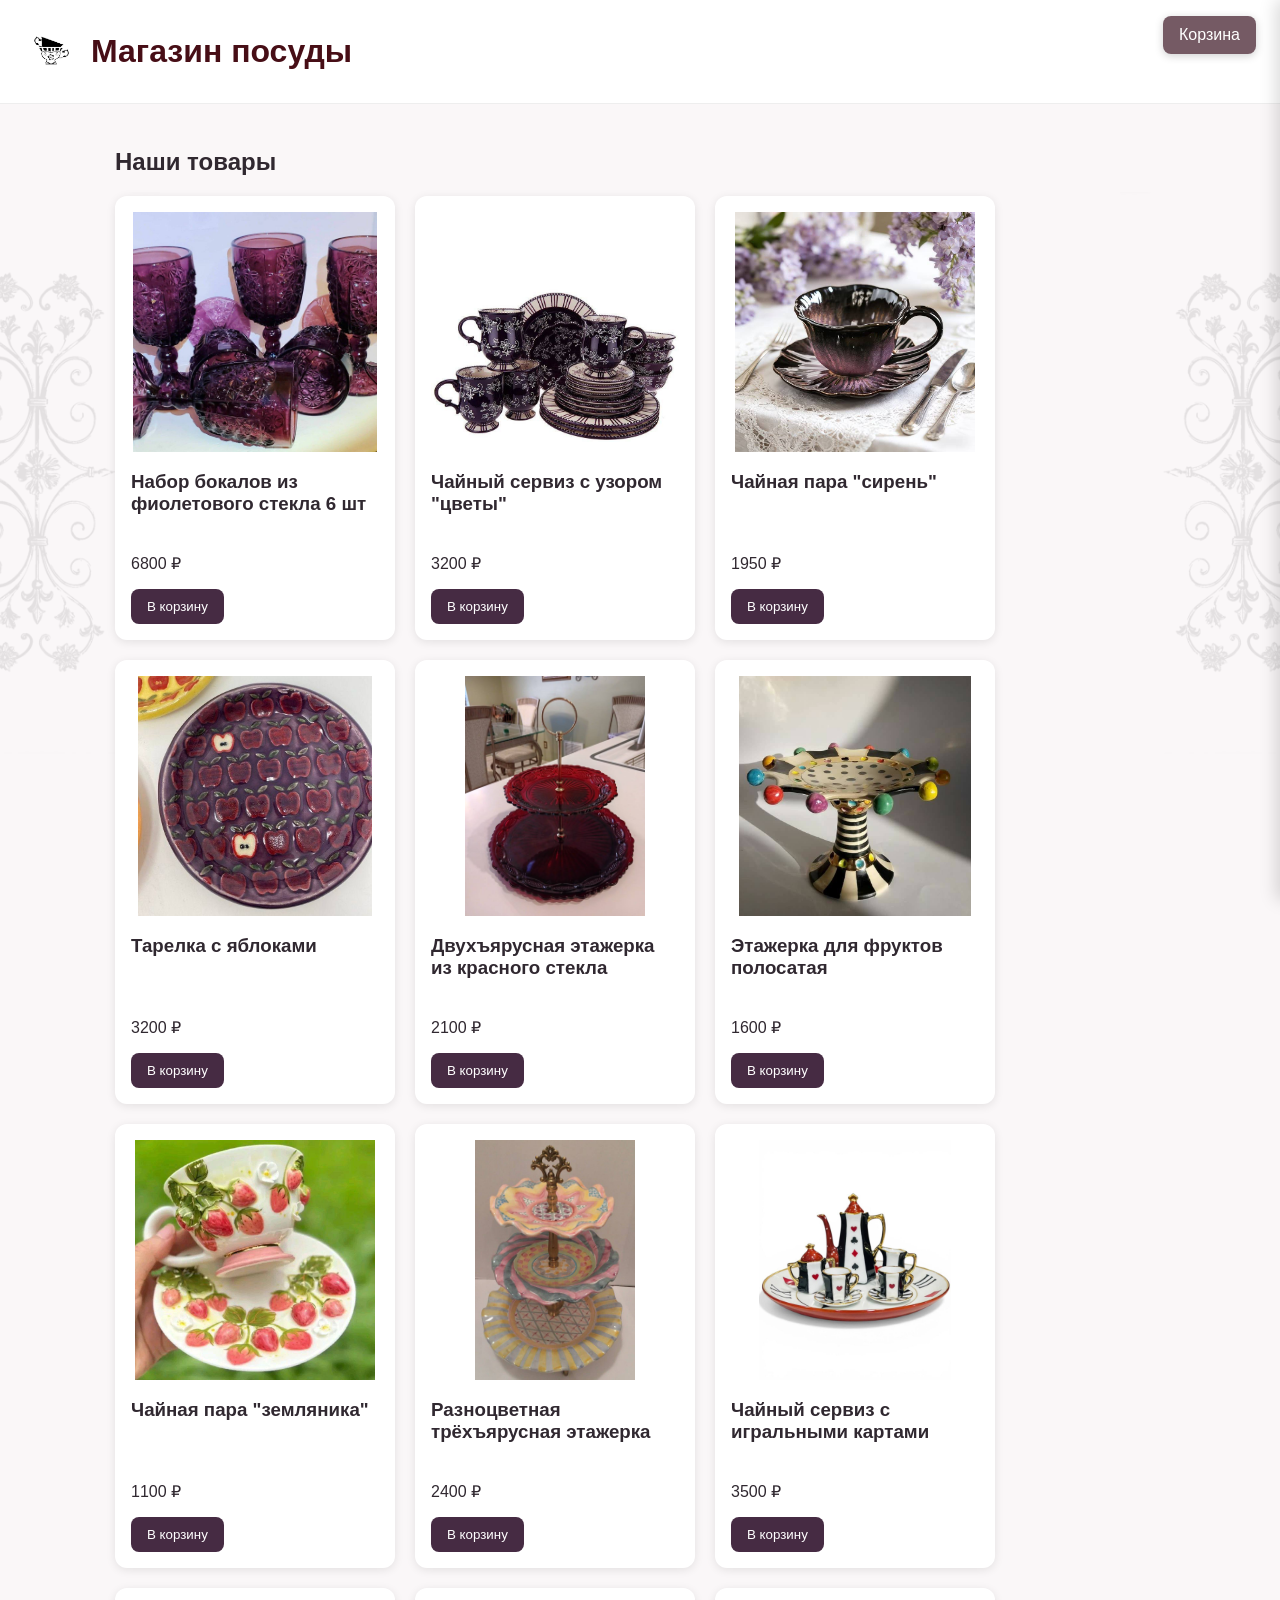
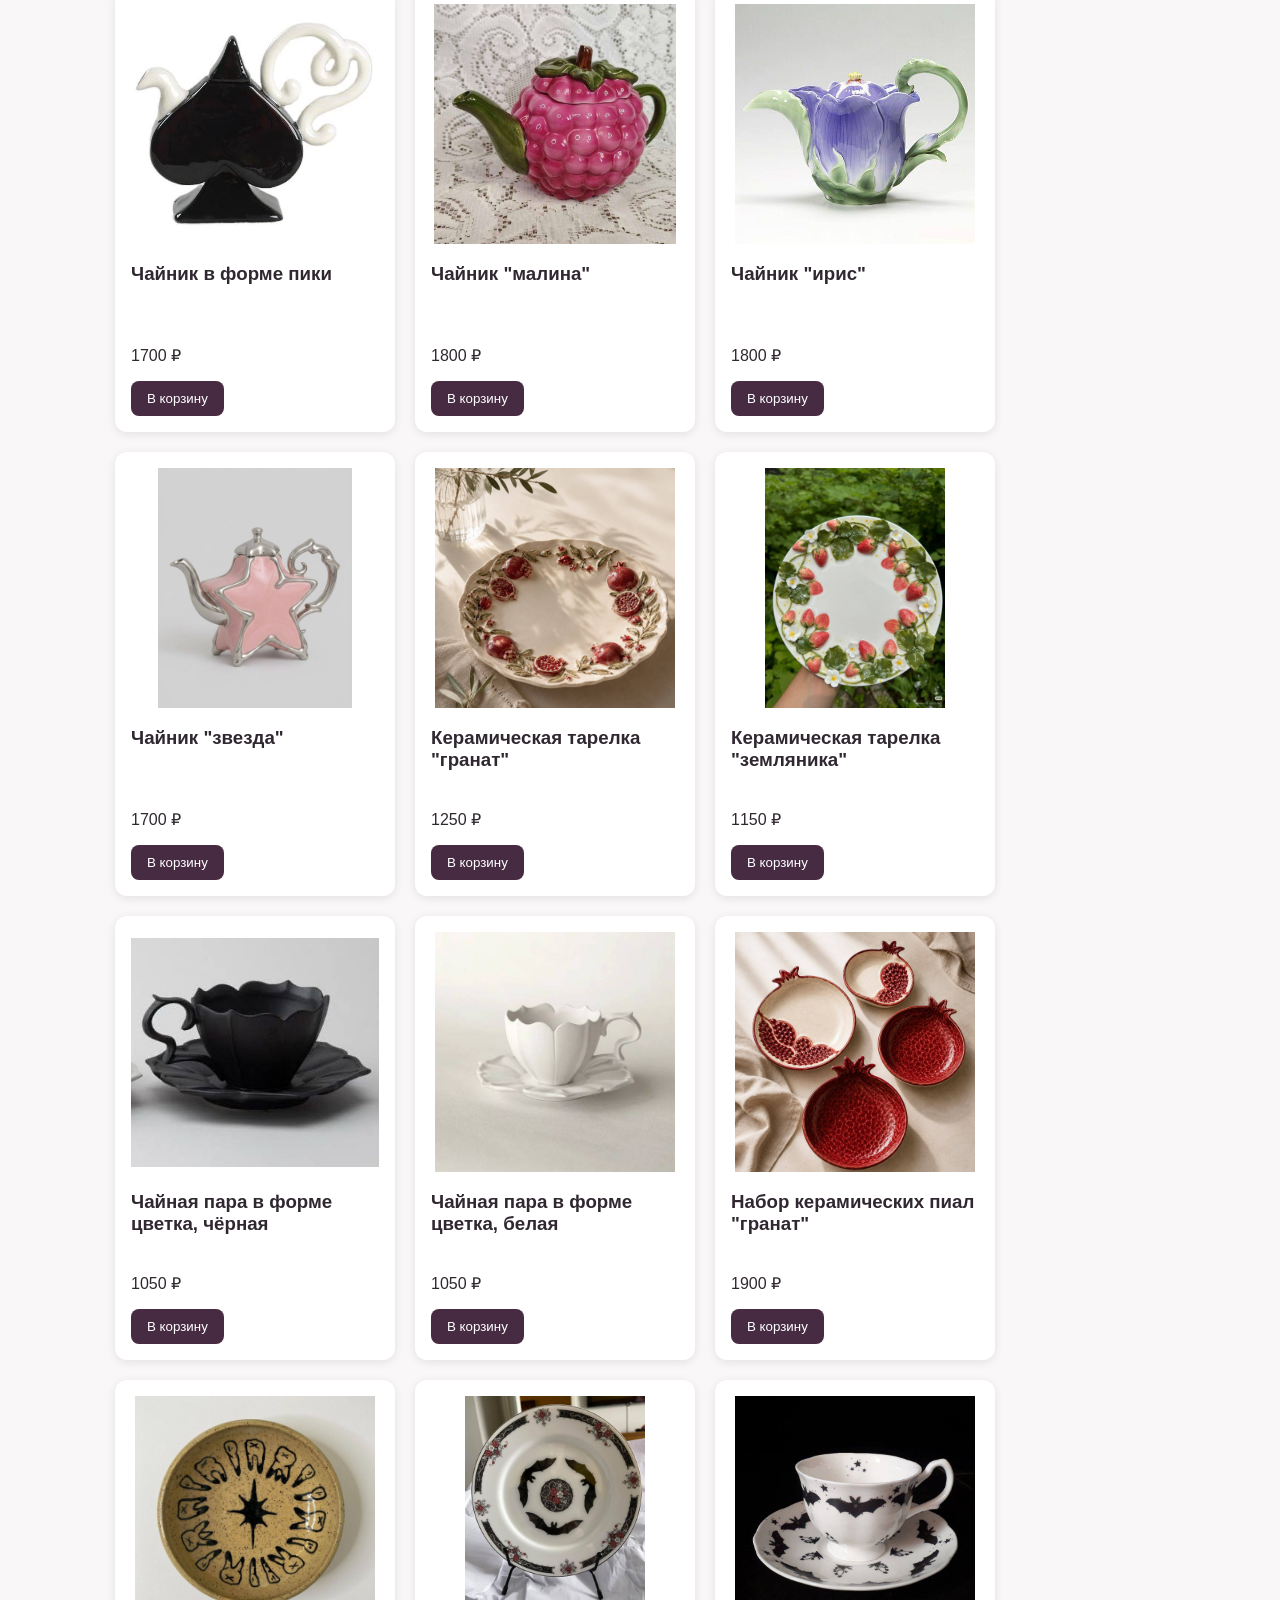
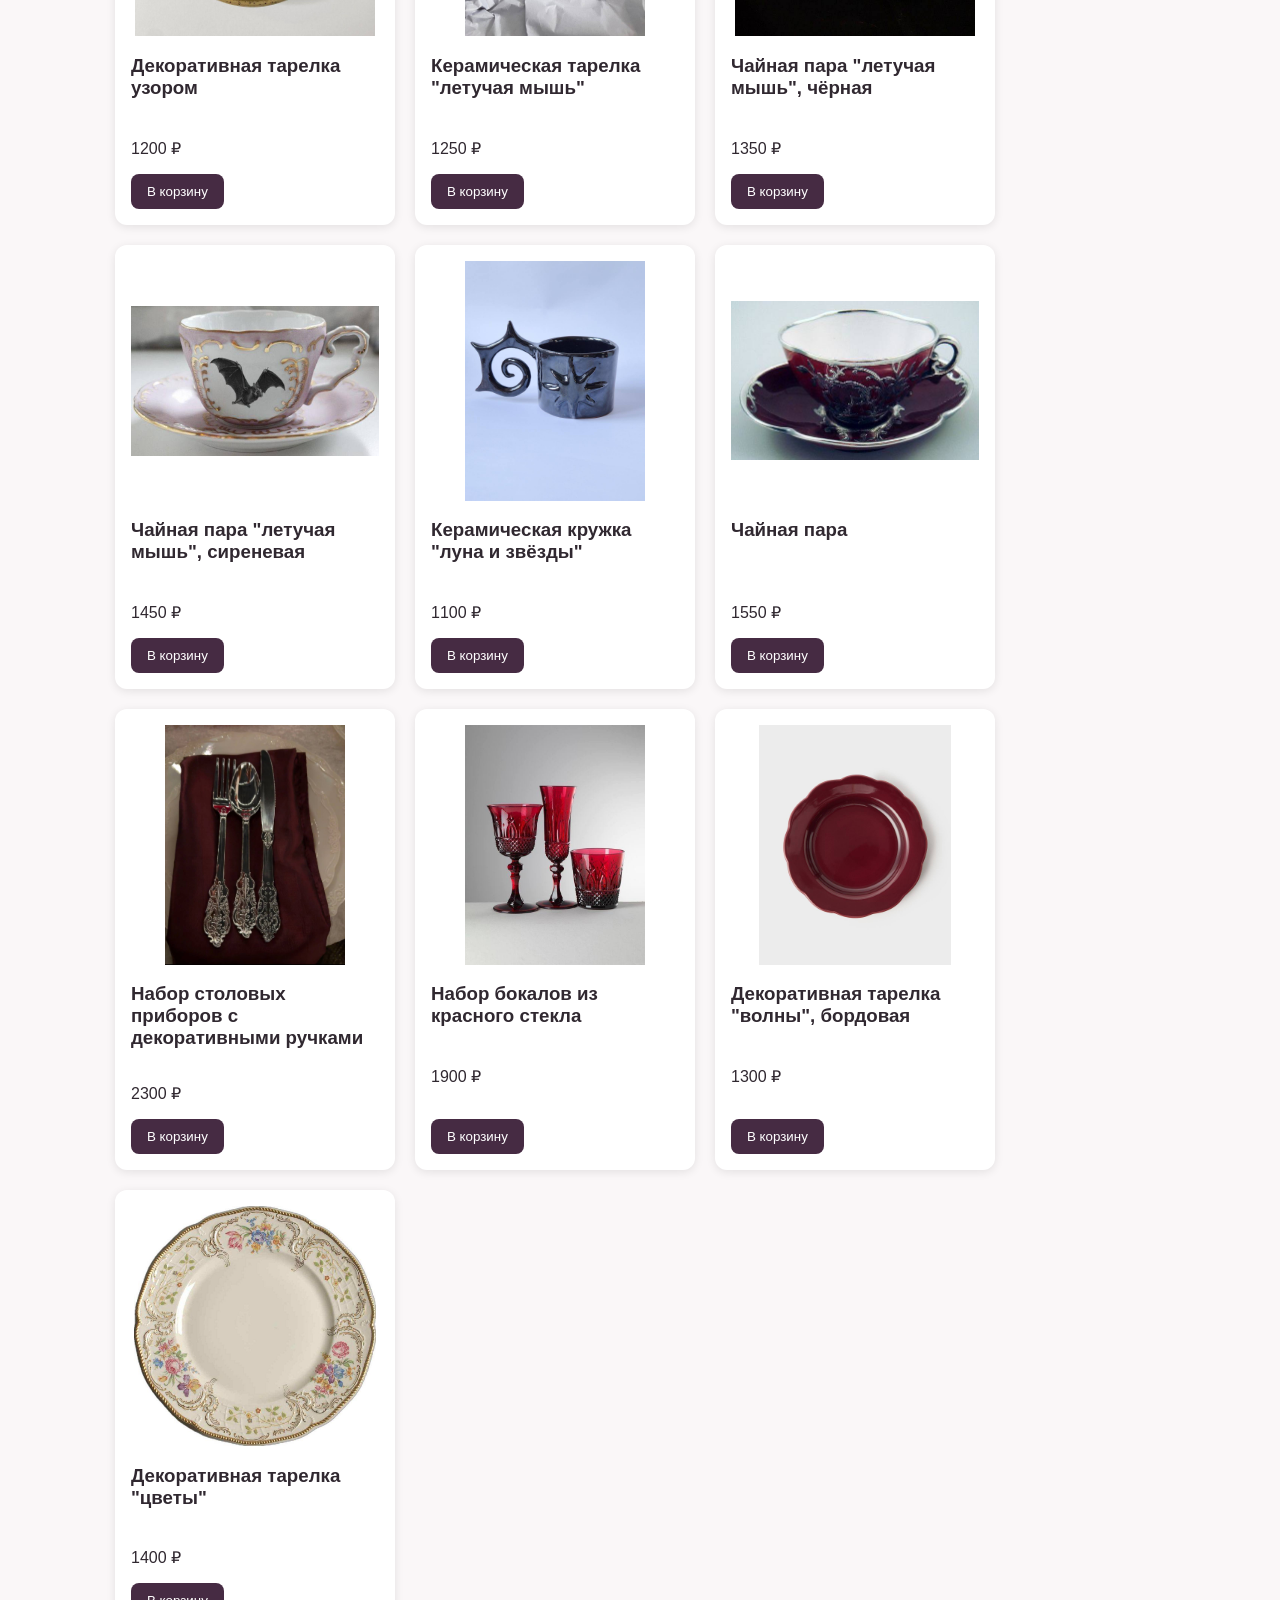
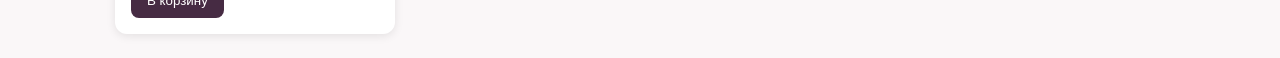
<file: index.html>
<!DOCTYPE html>
<html lang="ru">

<head>
    <meta charset="UTF-8">
    <meta name="viewport" content="width=device-width, initial-scale=1.0">
    <title>Магазин посуды</title>
    <link rel="stylesheet" href="style.css">
</head>

<body>
    <header class="site-header">
        <div class="header-center">
            <img src="images/cups-logo.png.jpg" alt="Логотип магазина" class="header-logo">

            <h1>Магазин посуды</h1>
        </div>

        <button type="button" id="cart-toggle" onclick="toggleCart()">
            Корзина
        </button>
    </header>


    <main>

        <section>
            <h2>Наши товары</h2>
            <div id="products"></div>
        </section>
        <section id="cart">
            <button type="button" id="cart-close" onclick="toggleCart()">✕ Закрыть</button>
            <h2>Корзина</h2>
            <div id="cart-items">Корзина пуста</div>
            <button type="button" id="remove-selected" onclick="removeSelected()" disabled>
                Удалить
            </button>
            <p>Итого: <span id="cart-total">0</span> ₽</p>
            <button type="button" id="checkout-button" onclick="openOrderForm()" disabled>
                Оформить заказ
            </button>

        </section>
    </main>
    <div id="order-modal" class="modal">
        <div class="modal-content">
            <button type="button" class="modal-close" onclick="closeOrderForm()">×</button>

            <h2>Оформление заказа</h2>
            <div id="order-products"></div>
            <p id="order-total"></p>

            <form id="order-form">

                <input id="first-name" name="firstName" type="text" placeholder="Имя" pattern="[A-Za-zА-Яа-яЁё\- ]+"
                    title="Имя должно содержать только буквы" required>

                <input id="last-name" name="lastName" type="text" placeholder="Фамилия" pattern="[A-Za-zА-Яа-яЁё\- ]+"
                    title="Фамилия должна содержать только буквы" required>

                <input id="address" name="address" type="text" placeholder="Адрес" minlength="5" required>

                <div class="phone-block">
                    <label for="phone">Телефон</label>

                    <div class="phone-field">
                        <span class="phone-prefix">+7</span>

                        <input id="phone" name="phone" type="tel" placeholder="999 123 45 67" inputmode="numeric"
                            maxlength="13" pattern="[0-9]{3} [0-9]{3} [0-9]{2} [0-9]{2}" title="Введите номер полностью"
                            required>
                    </div>
                </div>
                <button type="submit">Подтвердить заказ</button>

            </form>
        </div>
    </div>
    <div id="success-modal" class="modal">
        <div class="success-content">
            <h2>Заказ создан!</h2>
            <p>Ваш заказ успешно оформлен. Спасибо за покупку.</p>

            <button type="button" onclick="closeSuccessModal()">
                Закрыть
            </button>
        </div>
    </div>

    <script src="script.js"></script>
</body>

</html>
</file>
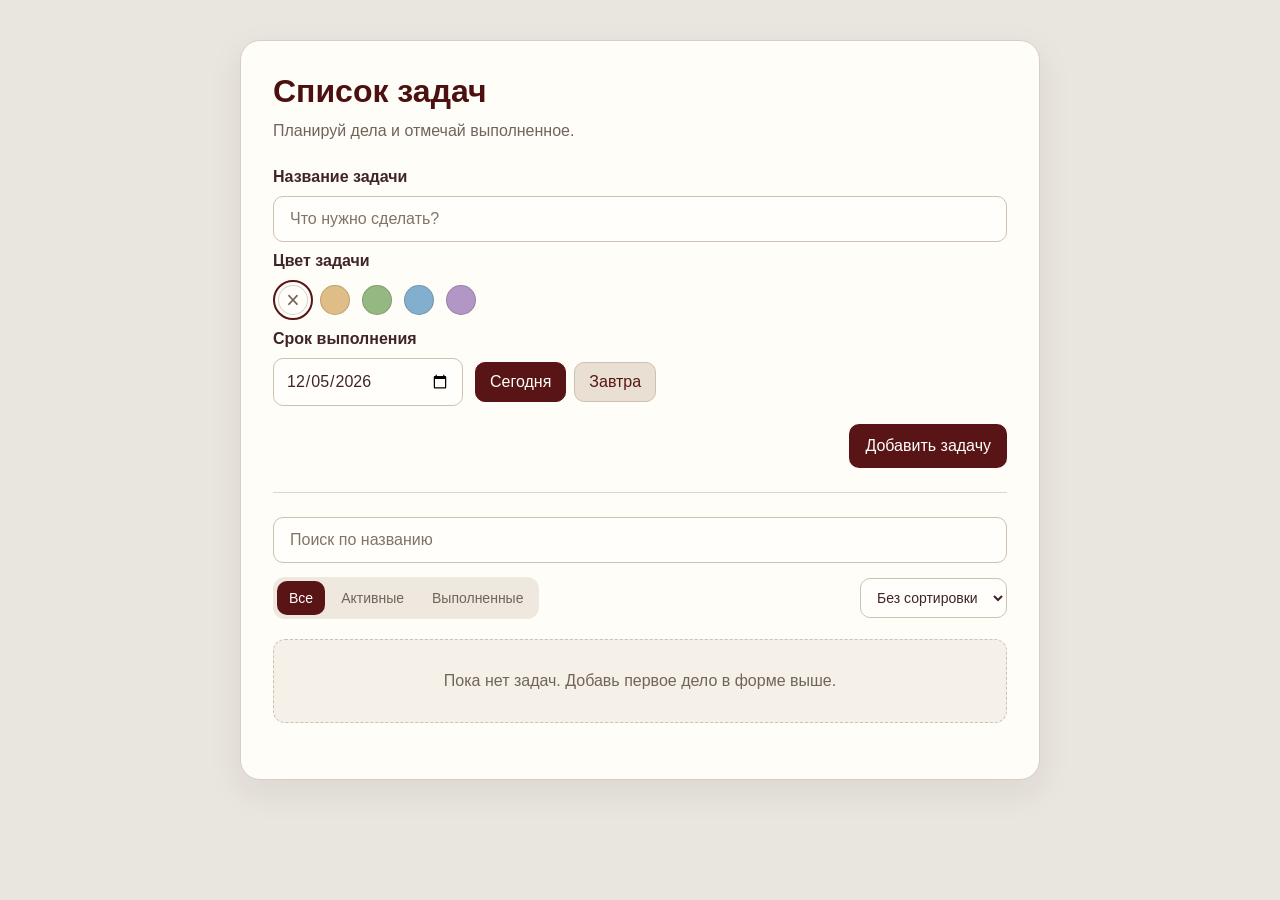
<file: lab2/index.html>
<!DOCTYPE html>
<html lang="ru">
<head>
    <meta charset="UTF-8">
    <meta name="viewport" content="width=device-width, initial-scale=1.0">
    <title>Список задач</title>
</head>
<body>
    <script src="script.js"></script>
</body>
</html>
</file>
<file: style.css>
body {
    margin: 0;
    font-family: Arial, sans-serif;
    background: #faf7f8;
    color: #302830;
}

header {
    padding: 24px;
    background: white;
    color: rgb(71, 14, 22);
    border-bottom: 1px solid #eee;
}

main {
    max-width: 1410px;
    margin: 0 auto;
    padding: 24px 115px;
    box-sizing: border-box;
}

#products {
    display: grid;
    grid-template-columns: repeat(auto-fill, minmax(240px, 280px));
    gap: 20px;
}

.product-card {
    padding: 16px;
    background: white;
    border-radius: 12px;
    box-shadow: 0 2px 10px #00000018;
}

.product-card img {
    width: 100%;
    height: 240px;
    object-fit: contain;
}

.product-card button {
    padding: 10px 16px;
    border: 0;
    border-radius: 8px;
    background: #462b43;
    color: white;
    cursor: pointer;
}

header {
    display: flex;
    justify-content: space-between;
    align-items: center;
}

header h1 {
    margin: 0;
}

#cart-toggle,
#cart-close {
    padding: 10px 16px;
    border: 0;
    border-radius: 8px;
    cursor: pointer;
}

#cart {
    position: fixed;
    top: 0;
    right: 0;
    width: min(380px, 100vw);
    height: 100vh;
    box-sizing: border-box;
    padding: 24px;
    background: white;
    box-shadow: -4px 0 16px #00000025;
    overflow-y: auto;
    z-index: 10;
    transform: translateX(100%);
    transition: transform 0.25s;
}

#cart.open {
    transform: translateX(0);
}

#cart-toggle {
    background: transparent;
    color: white;
    border: 1px solid white;
    font-size: 16px;
}

#cart-close {
    display: block;
    margin-left: auto;
    background: transparent;
    color: #402739;
    font-size: 16px;
}

#cart-toggle {
    position: fixed;
    top: 16px;
    right: 24px;
    z-index: 9;
    background: #44202ebc;
    color: white;
    border: 0;
    box-shadow: 0 2px 8px #00000030;
}

.product-card {
    display: flex;
    flex-direction: column;
}

.product-card h3 {
    min-height: 2.6em;
}

.product-card button {
    align-self: flex-start;
    margin-top: auto;
}

.product-actions {
    display: flex;
    align-items: center;
    gap: 12px;
    margin-top: auto;
}

.product-actions button {
    margin-top: 0;
}

.cart-item {
    position: relative;
    display: flex;
    align-items: flex-start;
    gap: 12px;
    padding: 16px 28px 16px 0;
    border-bottom: 1px solid #eee;
}

.cart-item img {
    width: 76px;
    height: 76px;
    object-fit: contain;
    flex-shrink: 0;
    border-radius: 8px;
}

.cart-item-info {
    flex: 1;
    min-width: 0;
}

.cart-item-info strong {
    display: block;
    margin-bottom: 8px;
    font-size: 15px;
    line-height: 1.3;
}

.cart-item-info p {
    margin: 8px 0 0;
    font-size: 15px;
}

.cart-remove {
    position: absolute;
    top: 12px;
    right: 0;
    border: none;
    background: none;
    color: #aaa;
    font-size: 22px;
    line-height: 1;
    cursor: pointer;
    padding: 2px;
}

.cart-remove:hover {
    color: #482c3f;
}

.cart-item input[type="checkbox"] {
    width: 22px;
    height: 22px;
    flex-shrink: 0;
    accent-color: #482c3f;
    cursor: pointer;
}
#remove-selected {
    margin-top: 16px;
    padding: 10px 14px;
    border: 1px solid #482c3f;
    border-radius: 8px;
    background: white;
    color: #482c3f;
    cursor: pointer;
}

#remove-selected:disabled {
    opacity: 0.4;
    cursor: default;
}
#order-form {
    margin-top: 24px;
    padding-top: 16px;
    border-top: 1px solid #ddd;
}

#order-form label {
    display: block;
    margin-bottom: 6px;
}

#order-form input {
    display: block;
    box-sizing: border-box;
    width: 100%;
    padding: 10px;
    margin-bottom: 16px;
    border: 1px solid #ccc;
    border-radius: 8px;
    font: inherit;
}

#order-form button {
    width: 100%;
    padding: 12px;
    border: 0;
    border-radius: 8px;
    background: #68445e;
    color: white;
    font: inherit;
    cursor: pointer;
}
#checkout-button {
    display: block;
    width: 100%;
    margin-top: 16px;
    padding: 12px;
    border: 0;
    border-radius: 8px;
    background: #68445e;
    color: white;
    font: inherit;
    cursor: pointer;
}

#checkout-button:disabled {
    opacity: 0.4;
    cursor: default;
}

#order-form[hidden] {
    display: none;
}
.modal {
    display: none;
    position: fixed;
    inset: 0;
    background: rgba(0, 0, 0, 0.55);
    z-index: 1000;
    align-items: center;
    justify-content: center;
}

.modal.open {
    display: flex;
}

.modal-content {
    position: relative;
    background: white;
    width: 420px;
    max-width: calc(100% - 40px);
    padding: 30px;
    border-radius: 20px;
}

.modal-content h2 {
    margin-top: 0;
}

.modal-content form {
    display: flex;
    flex-direction: column;
    gap: 10px;
}

.modal-content input {
    padding: 12px;
    border: 1px solid #ccc;
    border-radius: 10px;
    font-size: 16px;
}

.modal-content button[type="submit"] {
    margin-top: 12px;
    padding: 13px;
    border: none;
    border-radius: 10px;
    cursor: pointer;
}

.modal-close {
    position: absolute;
    top: 15px;
    right: 18px;
    border: none;
    background: none;
    font-size: 28px;
    cursor: pointer;
}
#order-products {
    max-height: 220px;
    overflow-y: auto;
    margin-bottom: 15px;
}

.order-item {
    display: flex;
    align-items: center;
    gap: 12px;
    padding: 10px 0;
    border-bottom: 1px solid #eee;
}

.order-item img {
    width: 70px;
    height: 70px;
    object-fit: cover;
    border-radius: 10px;
    flex-shrink: 0;
}

.order-item strong {
    display: block;
    font-size: 15px;
    margin-bottom: 4px;
}

.order-item p {
    margin: 0;
    font-size: 14px;
    color: #666;
}

#order-total {
    font-size: 18px;
    font-weight: 600;
    margin: 15px 0 20px;
}

.modal-content {
    width: 460px;
    max-height: 85vh;
    overflow-y: auto;
    box-sizing: border-box;
}

#order-form {
    display: grid;
    grid-template-columns: 1fr 1fr;
    gap: 12px 14px;
}

#order-form label {
    display: none;
}

#order-form input {
    width: 100%;
    box-sizing: border-box;
}

#address,
#phone,
#order-form button[type="submit"] {
    grid-column: 1 / -1;
}

#order-form input::placeholder {
    color: #999;
}
.phone-block {
    grid-column: 1 / -1;
}

.phone-block label {
    display: block;
    margin-bottom: 7px;
    font-size: 14px;
    color: #666;
}

.phone-field {
    display: flex;
    align-items: center;
    height: 50px;
    border: 1px solid #d7d7d7;
    border-radius: 12px;
    background: white;
    overflow: hidden;
    transition: border-color 0.2s;
}

.phone-field:focus-within {
    border-color: #74506b;
}

.phone-prefix {
    display: flex;
    align-items: center;
    height: 100%;
    padding: 0 14px;
    background: #f7f4f6;
    border-right: 1px solid #e2e2e2;
    font-size: 16px;
    color: #333;
}

.phone-field input {
    flex: 1;
    height: 100%;
    padding: 0 14px;
    border: none !important;
    outline: none !important;
    box-shadow: none !important;
    background: transparent;
    font-size: 16px;
}

.success-content {
    width: 420px;
    max-width: calc(100% - 40px);
    background: white;
    border-radius: 20px;
    padding: 32px;
    text-align: center;
}

.success-content h2 {
    margin-top: 0;
    margin-bottom: 12px;
}

.success-content p {
    margin-bottom: 24px;
    color: #666;
}

.success-content button {
    width: 100%;
    padding: 13px;
    border: none;
    border-radius: 12px;
    background: #482c3f;
    color: white;
    font-size: 16px;
    cursor: pointer;
}
.cart-quantity {
    display: flex;
    align-items: center;
    gap: 10px;
    margin-top: 8px;
}

.cart-quantity button {
    width: 30px;
    height: 30px;
    border: 1px solid #ddd;
    border-radius: 8px;
    background: white;
    cursor: pointer;
    font-size: 18px;
}

.cart-quantity span {
    min-width: 20px;
    text-align: center;
}
body {
    position: relative;
    overflow-x: hidden;
}


body::before,
body::after {
    content: "";
    position: fixed;
    top: 180px;

    width: 260px;
    height: 720px;

    background-image: url("images/venzel.png.jpg");
    background-repeat: no-repeat;
    background-size: contain;
    background-position: center top;

    opacity: 0.09;

    pointer-events: none;
    z-index: 0;
}

body::before {
    left: -100px;
}

body::after {
    right: -100px;
    transform: scaleX(-1);
}

.header-center {
    display: flex;
    align-items: center;
    gap: 12px;
}

.header-logo {
    width: 55px;
    height: 55px;
    object-fit: contain;
    flex-shrink: 0;
}

.header-center h1 {
    margin: 0;
}
main {
    position: relative;
}

#products {
    position: relative;
    z-index: 2;
}

.product-card {
    position: relative;
    z-index: 3;
    background: white;
}

header {
    position: relative;
    z-index: 3;
}

#cart {
    z-index: 100;
}

.modal {
    z-index: 1000;
}
@media (max-width: 1000px) {
    main {
        max-width: 100%;
        padding: 20px 70px;
    }

    #products {
        grid-template-columns: repeat(2, minmax(220px, 1fr));
    }

    body::before,
    body::after {
        width: 180px;
        height: 520px;
        opacity: 0.06;
    }

    body::before {
        left: -110px;
    }

    body::after {
        right: -110px;
    }
}
@media (max-width: 600px) {
    header {
        padding: 16px;
    }

    .header-logo {
        width: 42px;
        height: 42px;
    }

    header h1 {
        font-size: 24px;
    }

    #cart-toggle {
        top: 12px;
        right: 12px;
        padding: 8px 12px;
        font-size: 14px;
    }

    main {
        padding: 16px;
    }

    #products {
        grid-template-columns: 1fr;
        gap: 16px;
    }

    .product-card {
        padding: 14px;
    }

    .product-card img {
        height: 220px;
    }

    body::before,
    body::after {
        display: none;
    }

    #cart {
        width: 100vw;
        padding: 18px;
    }

    .modal-content,
    .success-content {
        width: calc(100% - 24px);
        max-width: none;
        padding: 22px;
    }

    #order-form {
        grid-template-columns: 1fr;
    }

    #first-name,
    #last-name,
    #address,
    .phone-block,
    #order-form button[type="submit"] {
        grid-column: 1;
    }
}
</file>
